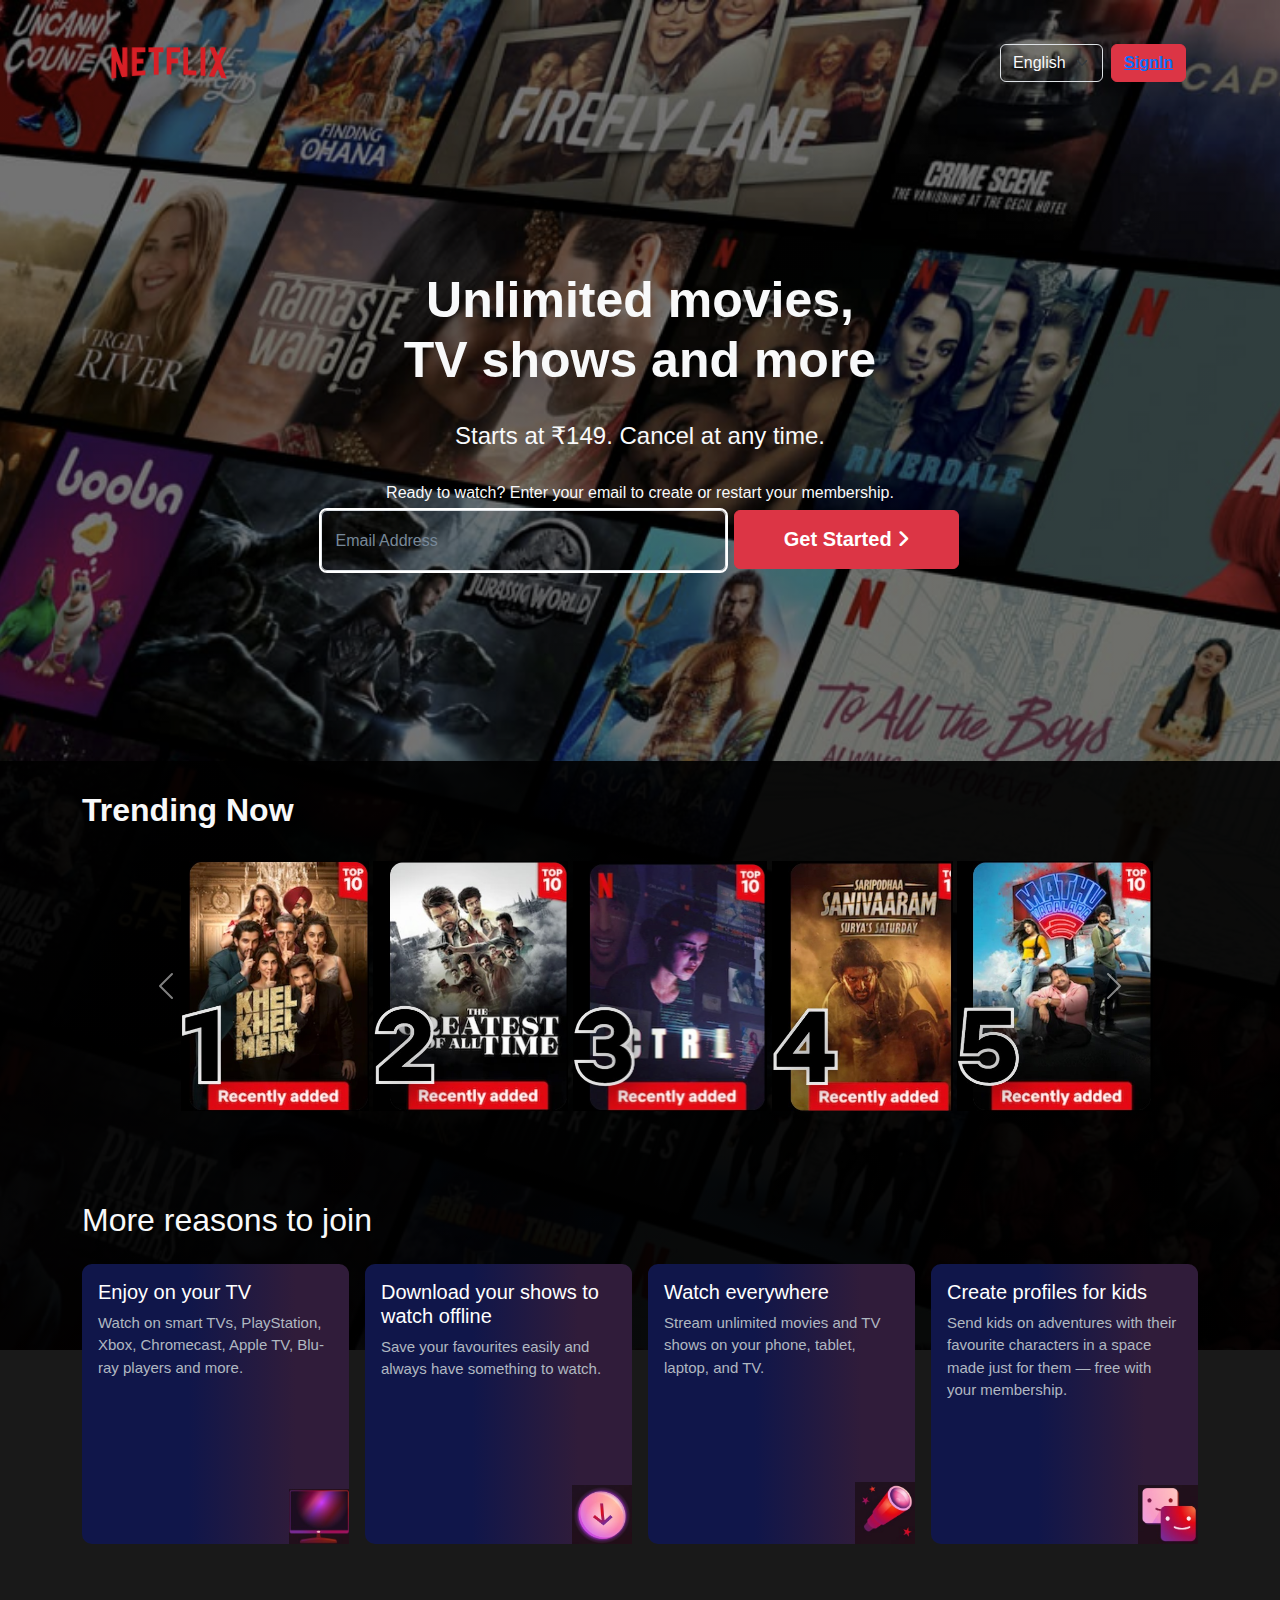
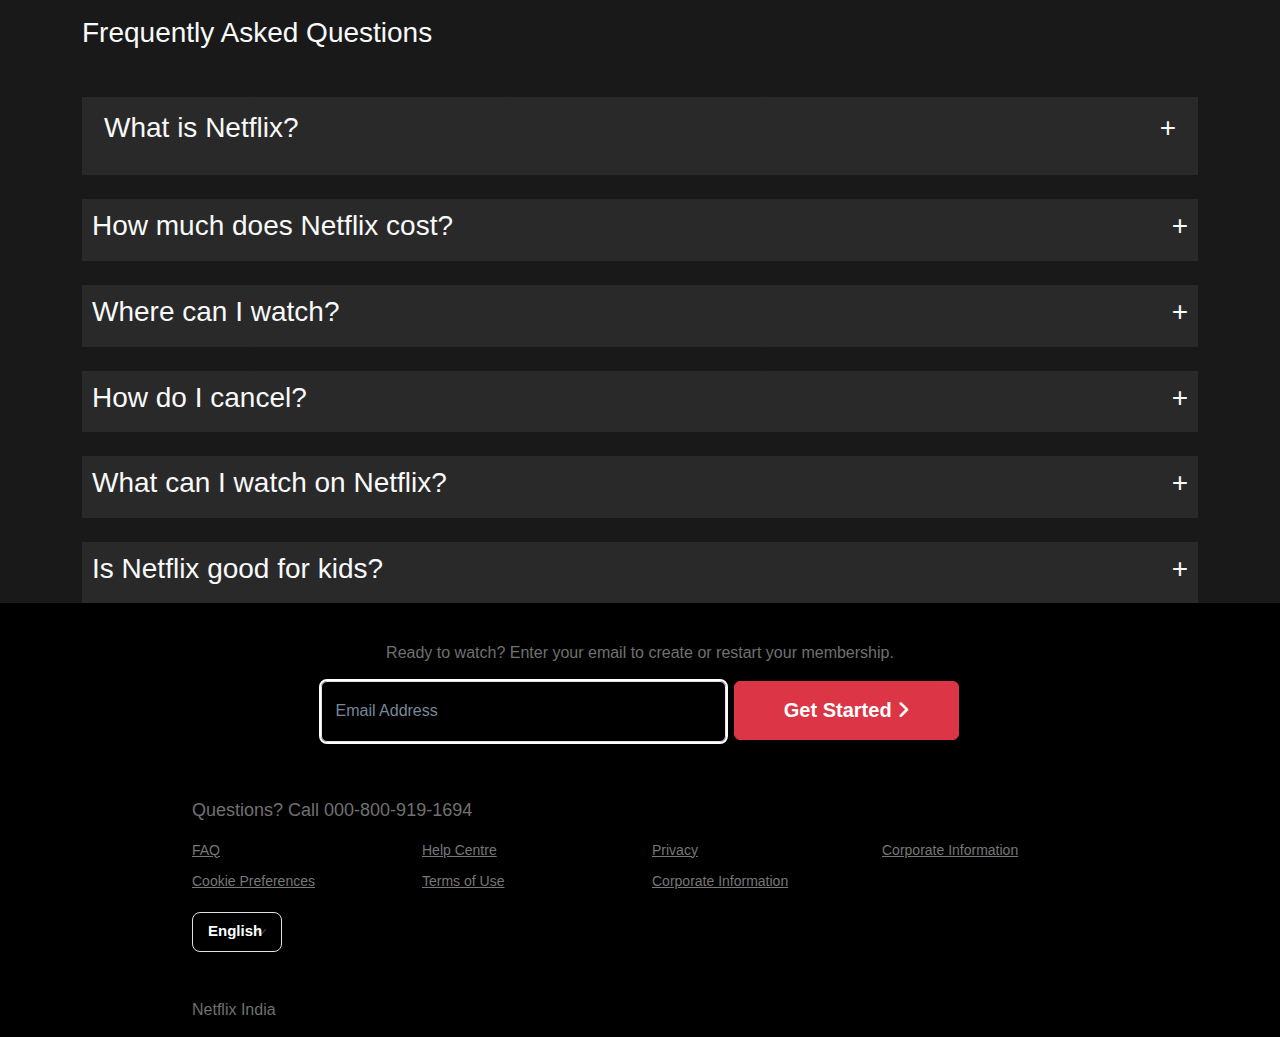
<file: index.html>
<!DOCTYPE html>
<html lang="en">

<head>
  <meta charset="UTF-8">
  <meta name="viewport" content="width=device-width, initial-scale=1.0">
  <title>NetFlix</title>
  <link rel="icon" href="images/netflix icon.jpeg">
  <link rel="stylesheet" href="style.css">
  <link href="https://cdn.jsdelivr.net/npm/bootstrap@5.3.3/dist/css/bootstrap.min.css" rel="stylesheet"
    integrity="sha384-QWTKZyjpPEjISv5WaRU9OFeRpok6YctnYmDr5pNlyT2bRjXh0JMhjY6hW+ALEwIH" crossorigin="anonymous">
  <script src="https://cdn.jsdelivr.net/npm/bootstrap@5.3.3/dist/js/bootstrap.bundle.min.js"
    integrity="sha384-YvpcrYf0tY3lHB60NNkmXc5s9fDVZLESaAA55NDzOxhy9GkcIdslK1eN7N6jIeHz"
    crossorigin="anonymous"></script>
  <link rel="stylesheet" href="https://cdnjs.cloudflare.com/ajax/libs/font-awesome/6.2.1/css/all.min.css">
  <link rel="stylesheet" href="https://stackpath.bootstrapcdn.com/bootstrap/4.5.2/css/bootstrap.min.css">
  <script src="https://code.jquery.com/jquery-3.5.1.slim.min.js"></script>
  <script src="https://cdn.jsdelivr.net/npm/@popperjs/core@2.0.7/dist/umd/popper.min.js"></script>
  <script src="https://stackpath.bootstrapcdn.com/bootstrap/4.5.2/js/bootstrap.min.js"></script>
  <link href="https://cdn.jsdelivr.net/npm/bootstrap@5.3.3/dist/css/bootstrap.min.css" rel="stylesheet"
    integrity="sha384-QWTKZyjpPEjISv5WaRU9OFeRpok6YctnYmDr5pNlyT2bRjXh0JMhjY6hW+ALEwIH" crossorigin="anonymous">
  <script src="https://cdn.jsdelivr.net/npm/bootstrap@5.0.2/dist/js/bootstrap.bundle.min.js"
    integrity="sha384-MrcW6ZMFYlzcLA8Nl+NtUVF0sA7MsXsP1UyJoMp4YLEuNSfAP+JcXn/tWtIaxVXM"
    crossorigin="anonymous"></script>

</head>

<body>
  <header class="container">
    <nav class="navbar">
      <div class="container-fluid">
        <a class="navbar-brand"><img src="Logo.jpeg" alt="pic1" width="150"></a>
        <form class="d-flex" role="search">
          <select class="form-select me-2 bg-transparent text-light" aria-label="Default select example" id="box">
            <option>English</option>
            <option>हिन्दी</option>
          </select>
          <button class="btn btn-danger fw-bold" type="submit"><a href="form.html">SignIn</a></button>
        </form>
      </div>
    </nav>
  </header> <br> <br> <br><br><br>
  <section class="container text-center mt-4 text-light">
    <h1>Unlimited movies, <br> TV shows and more</h1> <br>
    <h4>Starts at ₹149. Cancel at any time.</h4> <br>
    <h3 class="fs-6">Ready to watch? Enter your email to create or restart your membership.
    </h3>
    <div class="container d-flex justify-content-center align-items-center">
      <form class="row g-2">
        <div class="col-auto" id="form1">
          <input type="email" class="form-control bg-transparent text-dark" id="specificSizeInputGroupUsername"
            placeholder="Email Address">
        </div>
        <div class="col-auto" id="form2">
          <button type="submit" class="btn btn-danger fw-bold fs-5"> Get Started <i
              class="fa-solid fa-angle-right"></i></button>
        </div>
      </form>
    </div>
  </section>
  <main class="mainset">
    <div class="container mt-5" id="trendingnow">
      <h2 class="text-light fw-bold">Trending Now</h2> <br>
      <div id="carouselExampleControls" class="carousel slide me-5 container-fluid" data-bs-ride="carousel">
        <button class="carousel-control-prev" type="button" data-bs-target="#carouselExampleControls"
          data-bs-slide="prev">
          <span class="carousel-control-prev-icon" aria-hidden="true"></span>
          <span class="visually-hidden">Previous</span>
        </button>
        <div class="carousel-inner">
          <div class="carousel-item active">
            <img src="c-1.jpg" class="" style="height: 250px;" alt="pic 1">
            <img src="c-2.jpg" style="height: 250px;" alt="pic 2">
            <img src="c-3.jpg" style="height: 250px;" alt="pic 3">
            <img src="c-4.jpg" style="height: 250px;" alt="pic 4">
            <img src="c-5.jpg" style="height: 250px;" alt="pic 5">
          </div>
          <div class="carousel-item">
            <img src="c-6.jpg" style="height: 250px;" alt="pic 6">
            <img src="c-7.jpg" style="height: 250px;" alt="pic 7">
            <img src="c-8.jpg" style="height: 250px;" alt="pic 8">
            <img src="c-9.jpg" style="height: 250px;" alt="pic 9">
            <img src="c-10.jpg" style="height: 250px;" alt="pic 10">
          </div>
        </div>
        <button class="carousel-control-next" type="button" data-bs-target="#carouselExampleControls"
          data-bs-slide="next">
          <span class="carousel-control-next-icon" aria-hidden="true"></span>
          <span class="visually-hidden">Next</span>
        </button>
      </div>

    </div> <br> <br> <br>
    <div class="container my-5">
      <h2 class="text-light mb-4">More reasons to join</h2>
      <div class="row  row-cols-1 row-cols-md-4 g-3">
        <div class="col" id="cardmodel">
          <div class="card">
            <h5 class="card-title mx-3 mt-3">Enjoy on your TV</h5>
            <p class="card-text mx-3">Watch on smart TVs, PlayStation, Xbox, Chromecast, Apple TV, Blu-ray players and
              more.</p>
            <div class="icon position-absolute bottom-0 end-0"><img src="FAQ-1.jpg" width="60" alt=""></div>
          </div>
        </div>
        <div class="col" id="cardmodel">
          <div class="card">
            <h5 class="card-title mx-3 mt-3">Download your shows to watch offline</h5>
            <p class="card-text mx-3">Save your favourites easily and always have something to watch.</p>
            <div class="icon position-absolute bottom-0 end-0"><img src="FAQ-2.jpg" width="60" alt=""></div>
          </div>
        </div>
        <div class="col" id="cardmodel">
          <div class="card">
            <h5 class="card-title mx-3 mt-3">Watch everywhere</h5>
            <p class="card-text mx-3">Stream unlimited movies and TV shows on your phone, tablet, laptop, and TV.</p>
            <div class="icon position-absolute bottom-0 end-0"><img src="FAQ-3.jpg" width="60" alt=""></div>
          </div>
        </div>
        <div class="col" id="cardmodel">
          <div class="card">
            <h5 class="card-title mx-3 mt-3">Create profiles for kids</h5>
            <p class="card-text mx-3">Send kids on adventures with their favourite characters in a space made just for
              them — free with your membership.</p>
            <div class="icon position-absolute bottom-0 end-0"><img src="FAQ-4.jpg" width="60" alt=""></div>
          </div>
        </div>
      </div>
    </div> <br>
    <div class="container">
      <h2 class="d-flex justify-content-between align-items-center text-light fs-3">Frequently Asked Questions</h2>
      <div class="container mt-5" id="net" style="padding: 10px;">
        <div class="container-fluid">
          <p class="d-flex justify-content-between align-items-center text-light fs-3">
            <span class="toggle-icon" data-toggle="collapse" href="#netflixInfo" role="button" aria-expanded="false"
              aria-controls="netflixInfo">What is Netflix?
            </span>
            <span class="toggle-icon" id="toggleIcon" data-toggle="collapse" href="#netflixInfo" role="button"
              aria-expanded="false" aria-controls="netflixInfo">+
            </span>
          </p>
        </div>
        <div class="collapse" id="netflixInfo">
          <div class="card card-body text-light" id="faqcard">
            Netflix is a streaming service that offers a wide variety of award-winning TV shows, movies, anime,
            documentaries, and more – on thousands of internet-connected devices.<br> <br>
            You can watch as much as you want, whenever you want, without a single ad – all for one low monthly price.
            There's always something new to discover, and new TV shows and movies are added every week!
          </div>
        </div>
      </div> &nbsp;
      <div class="container" id="net" style="padding: 10px;">
        <h2 class="d-flex justify-content-between align-items-center text-light fs-3">
          <span class="toggle-icon1" data-toggle="collapse" href="#netflixInfo1" role="button" aria-expanded="false"
            aria-controls="netflixInfo1">How much does Netflix cost?
          </span>
          <span class="toggle-icon1" id="toggleIcon1" data-toggle="collapse" href="#netflixInfo1" role="button"
            aria-expanded="false" aria-controls="netflixInfo1">
            +
          </span>

        </h2>
        <div class="collapse" id="netflixInfo1">
          <div class="card card-body text-light" id="faqcard">
            Watch Netflix on your smartphone, tablet, Smart TV, laptop, or streaming device, all for one fixed monthly
            <br> fee. Plans range from ₹149 to ₹649 a month. No extra costs, no contracts.
          </div>
        </div>
      </div> &nbsp;
      <div class="container" id="net" style="padding: 10px;">
        <h2 class="d-flex justify-content-between align-items-center text-light fs-3">
          <span class="toggle-icon3" data-toggle="collapse" href="#netflixInfo3" role="button" aria-expanded="false"
            aria-controls="netflixInfo3">Where can I watch?
          </span>
          <span class="toggle-icon3" id="toggleIcon3" data-toggle="collapse" href="#netflixInfo3" role="button"
            aria-expanded="false" aria-controls="netflixInfo3">
            +
          </span>

        </h2>
        <div class="collapse" id="netflixInfo3">
          <div class="card card-body text-light" id="faqcard">
            Watch anywhere, anytime. Sign in with your Netflix account to watch instantly on the web at netflix.com <br>
            from your personal computer or on any internet-connected device that offers the Netflix app,
            including <br> smart TVs, smartphones, tablets, streaming media players and game consoles. <br> <br>
            You can also download your favourite shows with the iOS or Android app. Use downloads to watch while <br>
            you're on the go and without an internet connection. Take Netflix with you anywhere.
          </div>
        </div>
      </div> &nbsp;
      <div class="container" id="net" style="padding: 10px;">
        <h2 class="d-flex justify-content-between align-items-center text-light fs-3">
          <span class="toggle-icon5" data-toggle="collapse" href="#netflixInfo5" role="button" aria-expanded="false"
            aria-controls="netflixInfo5">How do I cancel?
          </span>
          <span class="toggle-icon5" id="toggleIcon5" data-toggle="collapse" href="#netflixInfo5" role="button"
            aria-expanded="false" aria-controls="netflixInfo5">
            +
          </span>

        </h2>
        <div class="collapse" id="netflixInfo5">
          <div class="card card-body text-light" id="faqcard">
            Netflix is flexible. There are no annoying contracts and no commitments. You can easily cancel your account
            <br> online in two clicks. There are no cancellation fees – start or stop your account anytime.
          </div>
        </div>
      </div> &nbsp;
      <div class="container" id="net" style="padding: 10px;">
        <h2 class="d-flex justify-content-between align-items-center text-light fs-3">
          <span class="toggle-icon7" data-toggle="collapse" href="#netflixInfo7" role="button" aria-expanded="false"
            aria-controls="netflixInfo7">What can I watch on Netflix?
          </span>
          <span class="toggle-icon7" id="toggleIcon7" data-toggle="collapse" href="#netflixInfo7" role="button"
            aria-expanded="false" aria-controls="netflixInfo7">
            +
          </span>
        </h2>
        <div class="collapse" id="netflixInfo7">
          <div class="card card-body text-light" id="faqcard">
            Netflix has an extensive library of feature films, documentaries, TV shows, anime, award-winning Netflix
            <br> originals, and more. Watch as much as you want, anytime you want.
          </div>
        </div>
      </div> &nbsp;
      <div class="container" id="net" style="padding: 10px;">
        <h2 class="d-flex justify-content-between align-items-center text-light fs-3">
          <span class="toggle-icon9" data-toggle="collapse" href="#netflixInfo9" role="button" aria-expanded="false"
            aria-controls="netflixInfo9">Is Netflix good for kids?
          </span>
          <span class="toggle-icon9" id="toggleIcon9" data-toggle="collapse" href="#netflixInfo9" role="button"
            aria-expanded="false" aria-controls="netflixInfo9">
            +
          </span>
        </h2>
        <div class="collapse" id="netflixInfo9">
          <div class="card card-body text-light" id="faqcard">
            The Netflix Kids experience is included in your membership to give parents control while kids enjoy family
            <br>-friendly TV shows and films in their own space. <br><br>
            Kids profiles come with PIN-protected parental controls that let you restrict the maturity rating of content
            <br>kids can watch and block specific titles you don’t want kids to see.

          </div>
        </div>
      </div>
    </div>

  </main>
  <div class="footer">
    <div>
      <h6 class="text-center">Ready to watch? Enter your email to create or restart your membership.</h6>
      <div class="container d-flex justify-content-center align-items-center">
        <form class="row g-2">
          <div class="col-auto" id="form1">
            <input type="email" class="form-control bg-transparent" id="specificSizeInputGroupUsername"
              placeholder="Email Address">
          </div>
          <div class="col-auto" id="form2">
            <button type="submit" class="btn btn-danger fw-bold fs-5">Get Started <i
                class="fa-solid fa-angle-right"></i></button>
          </div>
        </form>
      </div>
    </div> <br> <br>

    <h2>Questions? Call 000-800-919-1694</h2>
    <div class="row">
      <div class="col">
        <a href="https://help.netflix.com/en/node/412">FAQ</a>
        <a href="https://www.netflix.com/in/?authuser=0#">Cookie Preferences</a>
      </div>
      <div class="col">
        <a href="https://help.netflix.com/en">Help Centre</a>
        <a href="https://help.netflix.com/legal/termsofuse">Terms of Use</a>
      </div>
      <div class="col">
        <a href="https://help.netflix.com/legal/privacy">Privacy</a>
        <a href="https://help.netflix.com/en/node/134094">Corporate Information</a>
      </div>
      <div class="col">
        <a href="https://help.netflix.com/en/node/134094">Corporate Information</a>
      </div>
    </div>
    <select class="form-select form-select-lg" aria-label=".form-select-lg example" id="box2" style="width: 10%;">
      <option>English</option>
      <option>हिन्दी</option>
    </select> <br> <br>

    <h6>Netflix India</h6>
  </div>


  <script src="index.js"></script>
</body>

</html>
</file>
<file: style.css>
*
{
    margin: 0;
    padding: 0;
    font-family: 'Poppins', sans-serif;
}
body
{   
    background-image:linear-gradient(rgba(0,0,0,0.40),rgba(0,0,0,0.40)),url(background.jpeg);
    background-size: cover;
    background-position: center;
    max-height: 150vh;
    width: auto;
    border: none;
    outline: none;
    background-repeat: no-repeat;

}
section h1
{
    font-size: 50px;
    font-weight: 800;
}
#specificSizeInputGroupUsername
{   
    width: 45vh;
    padding-left: 10px;
    padding: 3.3vh 1.5vh;  
}
#specificSizeInputGroupUsername
{
    outline: 2px solid white;
}
#form1 ::-webkit-input-placeholder
{
    color: lightslategray;
}
#form2 button
{      
    width: 25vh;
    padding: 1.50vh 1.5vh;
}
#trendingnow h2
{
    margin-top: 17%;
}
.mainset
{
    background:linear-gradient(rgba(0,0,0,0.90),rgba(0,0,0,0.90));
}
#trendingnow
{
    position: relative;
    top: 30px;
}
.carousel-inner{
    margin-left: 8%;
    margin-right: 10%;
}
.carousel-inner img:hover
{
    transform: scale(0.98);
}
.row #cardmodel .card
 {
    background: linear-gradient(90deg,#10164A 40%, #301C3A 80%);
    color: white;
    border: none;
    border-radius: 10px;
    height: 280px;
}
.row .card p
{
    font-size: 15px;
}
.card-text {
    font-size: 1rem;
    color: #b0b8c1;
}
#net
{
    background: linear-gradient(90deg,rgba(42,42,42,0.95) 80%, rgba(42,42,42,0.95) 80%);
    font-size: 20px;
}
#faqcard
{
     background: linear-gradient(90deg,rgba(42,42,42,0.95) 80%, rgba(42,42,42,0.95) 80%);
}
.footer {
    margin-left: 0;
    padding: 40px 15% 10px;
    color: hsl(0, 0%, 44%);
    background-color: black;
}
#box2
{
    background-color: black;
    color:wheat;
    width: 0%;
    background-color: transparent;
    color: white;
    height: 40px;
    font-size: 15px;
    padding: 0 15px;
    margin-right: 10px;
    font-weight: bold;
}
.footer h2 {
    font-size: 18px;
    margin-left: 0;
}
.footer .col a {
    display: block;
    color: #777;
    font-size: 14px;
    margin-bottom: 10px;
    text-decoration: underline;
}
.footer .row {
    align-items: flex-start;
    padding: 10px 0px;
}
</file>
